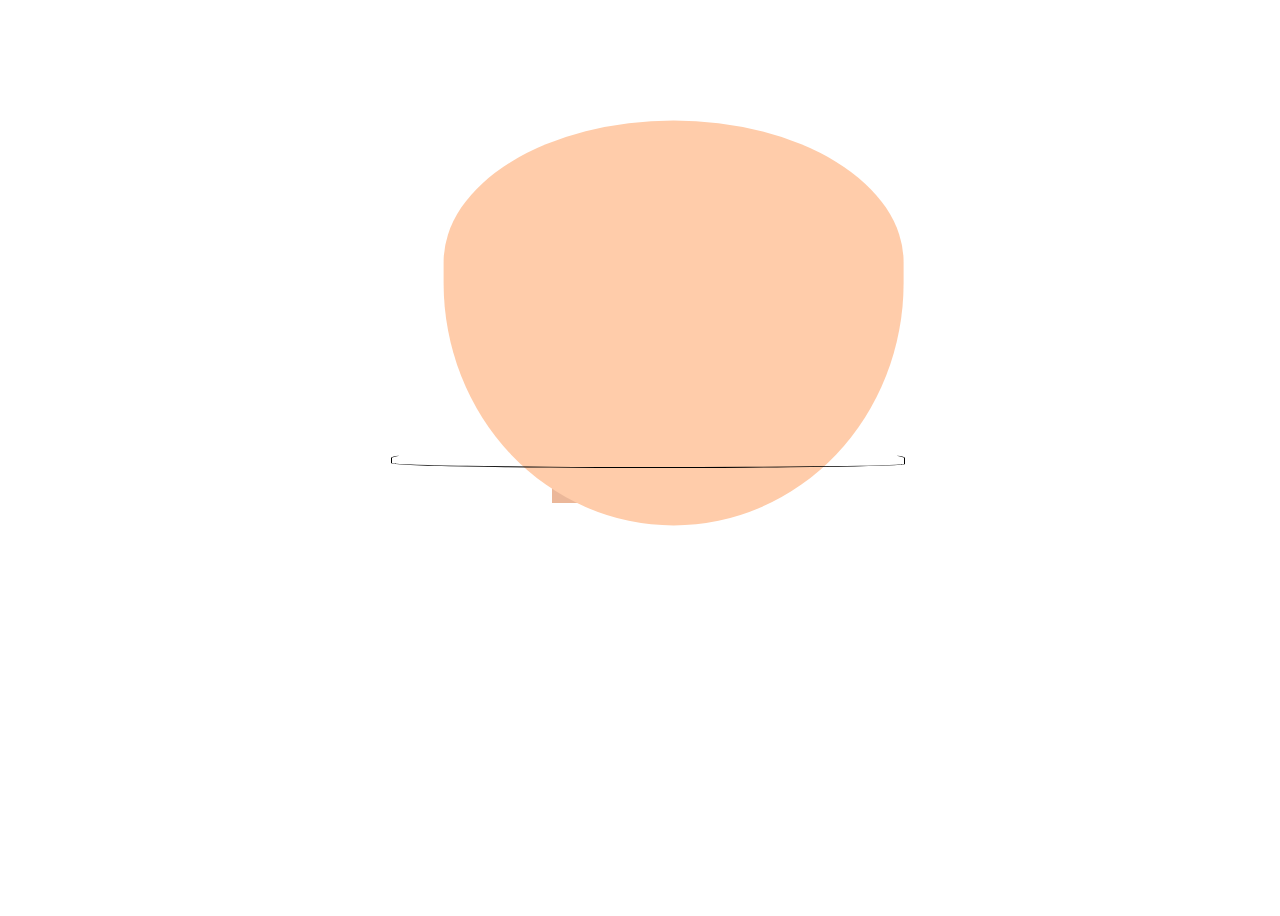
<file: index.html>
<!DOCTYPE html>
<html lang="en">
<head>
  <meta charset="UTF-8">
  <title>Personnage manga</title>
  <link rel="stylesheet" href="design.css">
</head>
<body>
<div class="cartoon">
  <div class="neck"></div>
  <div class="face"></div>
  <div class="mouth"></div>
</div>
</body>
</html>
</file>
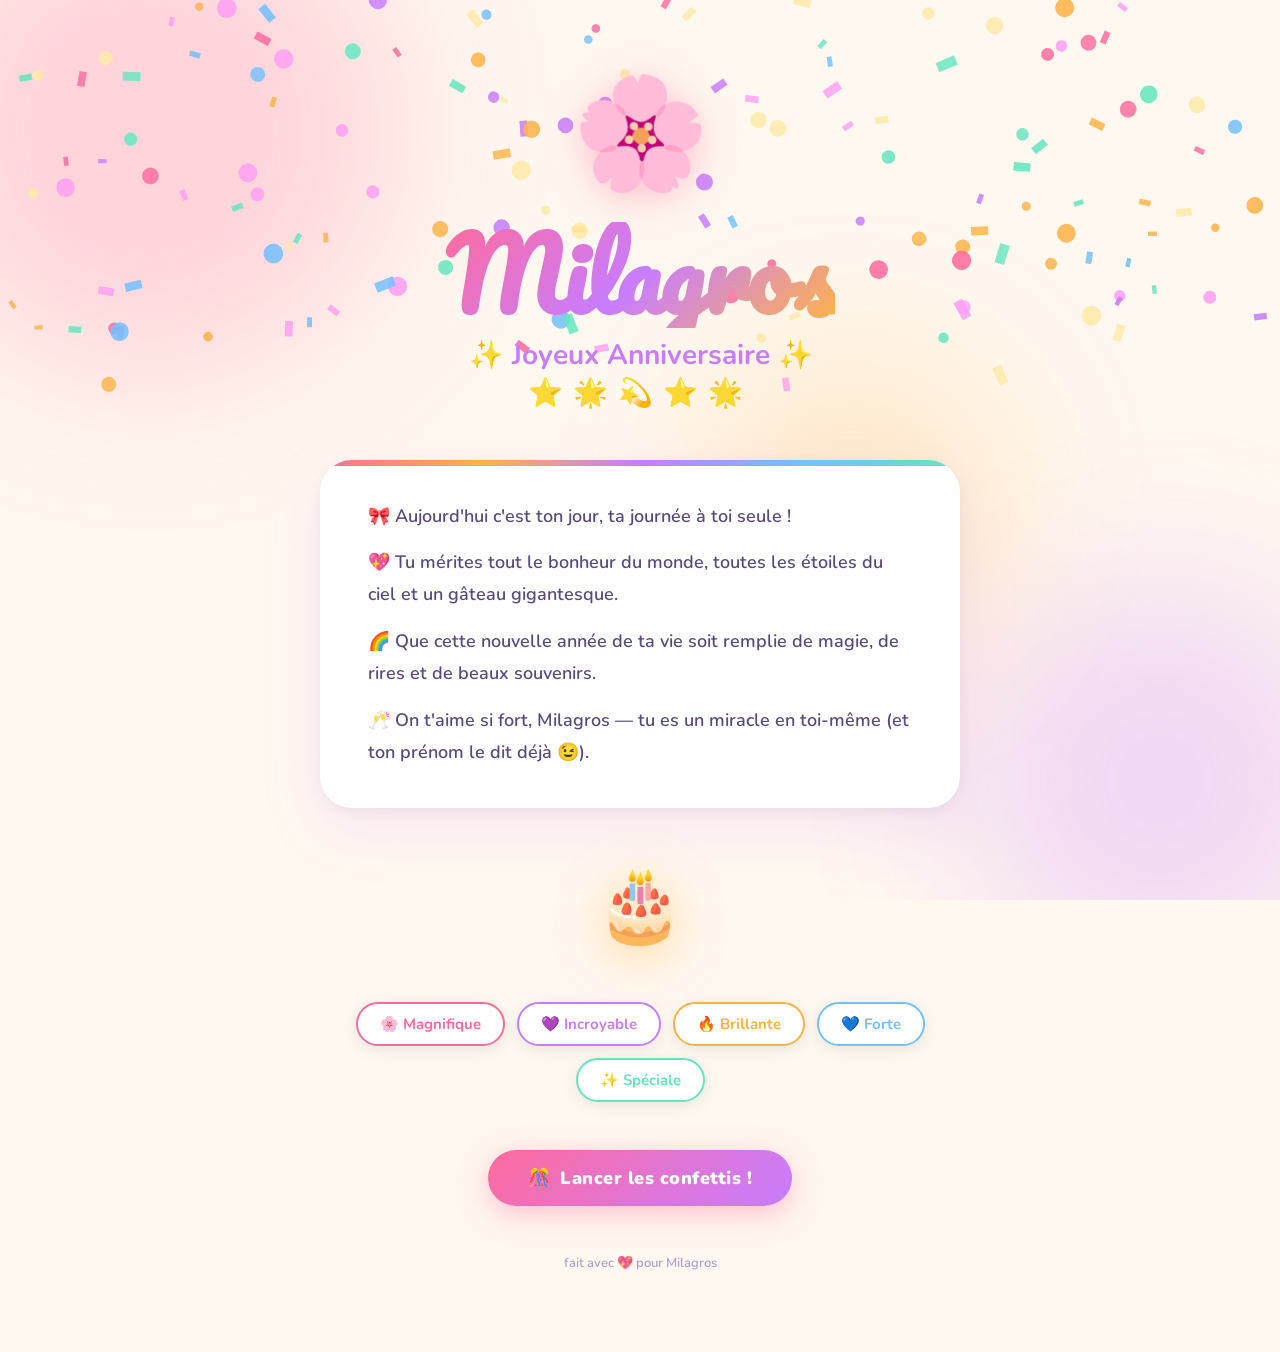
<file: mila.html>
<!DOCTYPE html>
<html lang="fr">
<head>
  <meta charset="UTF-8" />
  <meta name="viewport" content="width=device-width, initial-scale=1.0"/>
  <title>Joyeux Anniversaire Milagros 🎂</title>
  <link href="https://fonts.googleapis.com/css2?family=Pacifico&family=Nunito:wght@400;600;700;900&display=swap" rel="stylesheet"/>
  <style>
    :root {
      --rose:    #FF6B9D;
      --peach:   #FFB347;
      --lilac:   #C77DFF;
      --sky:     #74C0FC;
      --mint:    #63E6BE;
      --cream:   #FFF8F0;
      --dark:    #3A1F5D;
    }

    *, *::before, *::after { box-sizing: border-box; margin: 0; padding: 0; }

    body {
      font-family: 'Nunito', sans-serif;
      background: var(--cream);
      color: var(--dark);
      min-height: 100vh;
      overflow-x: hidden;
      cursor: url("data:image/svg+xml,%3Csvg xmlns='http://www.w3.org/2000/svg' width='24' height='24' viewBox='0 0 24 24'%3E%3Ctext y='20' font-size='18'%3E✨%3C/text%3E%3C/svg%3E"), auto;
    }

    /* ── Background blobs ── */
    .blobs {
      position: fixed; inset: 0; z-index: 0; pointer-events: none; overflow: hidden;
    }
    .blob {
      position: absolute; border-radius: 50%; filter: blur(80px); opacity: .25;
      animation: float 8s ease-in-out infinite;
    }
    .blob-1 { width: 500px; height: 500px; background: var(--rose);  top: -120px; left: -100px; animation-delay: 0s; }
    .blob-2 { width: 400px; height: 400px; background: var(--lilac); bottom: -80px; right: -80px; animation-delay: -3s; }
    .blob-3 { width: 300px; height: 300px; background: var(--peach); top: 40%; left: 55%; animation-delay: -5s; }

    @keyframes float {
      0%, 100% { transform: translateY(0) scale(1); }
      50%       { transform: translateY(-30px) scale(1.04); }
    }

    /* ── Confetti canvas ── */
    #confetti { position: fixed; inset: 0; z-index: 1; pointer-events: none; }

    /* ── Page layout ── */
    .page {
      position: relative; z-index: 2;
      display: flex; flex-direction: column; align-items: center;
      padding: 60px 20px 80px;
      gap: 48px;
    }

    /* ── Hero card ── */
    .hero {
      text-align: center;
      animation: popIn .8s cubic-bezier(.34,1.56,.64,1) both;
    }
    @keyframes popIn {
      from { opacity: 0; transform: scale(.6) translateY(40px); }
      to   { opacity: 1; transform: scale(1) translateY(0); }
    }

    .emoji-big {
      font-size: clamp(60px, 12vw, 110px);
      display: block;
      animation: spin 6s linear infinite;
      filter: drop-shadow(0 6px 20px rgba(255,107,157,.4));
    }
    @keyframes spin {
      0%   { transform: rotate(-6deg) scale(1); }
      50%  { transform: rotate(6deg)  scale(1.08); }
      100% { transform: rotate(-6deg) scale(1); }
    }

    .title {
      font-family: 'Pacifico', cursive;
      font-size: clamp(42px, 10vw, 96px);
      line-height: 1.1;
      background: linear-gradient(135deg, var(--rose) 0%, var(--lilac) 50%, var(--peach) 100%);
      -webkit-background-clip: text;
      -webkit-text-fill-color: transparent;
      background-clip: text;
      margin-top: 12px;
      letter-spacing: -1px;
      animation: popIn .9s .15s cubic-bezier(.34,1.56,.64,1) both;
    }

    .subtitle {
      font-size: clamp(18px, 4vw, 28px);
      font-weight: 700;
      color: var(--lilac);
      margin-top: 8px;
      animation: popIn 1s .3s cubic-bezier(.34,1.56,.64,1) both;
    }

    /* ── Stars row ── */
    .stars {
      font-size: 28px;
      letter-spacing: 10px;
      animation: popIn 1s .4s cubic-bezier(.34,1.56,.64,1) both;
    }

    /* ── Message card ── */
    .card {
      background: white;
      border-radius: 32px;
      padding: 40px 48px;
      max-width: 640px; width: 100%;
      box-shadow: 0 20px 60px rgba(199,125,255,.15), 0 4px 16px rgba(0,0,0,.06);
      animation: popIn 1s .5s cubic-bezier(.34,1.56,.64,1) both;
      position: relative;
      overflow: hidden;
    }
    .card::before {
      content: '';
      position: absolute; top: 0; left: 0; right: 0; height: 6px;
      background: linear-gradient(90deg, var(--rose), var(--peach), var(--lilac), var(--sky), var(--mint));
    }
    .card p {
      font-size: 18px; line-height: 1.8; color: #5a4a7a; font-weight: 600;
    }
    .card p + p { margin-top: 14px; }

    /* ── Cake section ── */
    .cake-wrap {
      display: flex; flex-direction: column; align-items: center; gap: 8px;
      animation: popIn 1s .65s cubic-bezier(.34,1.56,.64,1) both;
    }

    .cake {
      font-size: 72px;
      filter: drop-shadow(0 8px 24px rgba(255,179,71,.5));
      animation: bounce 1.2s ease-in-out infinite;
    }
    @keyframes bounce {
      0%, 100% { transform: translateY(0); }
      50%       { transform: translateY(-14px); }
    }

    /* ── Pill badges ── */
    .pills {
      display: flex; flex-wrap: wrap; justify-content: center; gap: 12px;
      max-width: 600px;
      animation: popIn 1s .8s cubic-bezier(.34,1.56,.64,1) both;
    }
    .pill {
      background: white;
      border-radius: 100px;
      padding: 10px 22px;
      font-size: 15px; font-weight: 700;
      box-shadow: 0 4px 16px rgba(0,0,0,.08);
      transition: transform .2s, box-shadow .2s;
      cursor: default;
    }
    .pill:hover { transform: translateY(-4px) scale(1.05); box-shadow: 0 8px 24px rgba(0,0,0,.12); }
    .pill-1 { color: var(--rose);  border: 2.5px solid var(--rose); }
    .pill-2 { color: var(--lilac); border: 2.5px solid var(--lilac); }
    .pill-3 { color: var(--peach); border: 2.5px solid var(--peach); }
    .pill-4 { color: var(--sky);   border: 2.5px solid var(--sky); }
    .pill-5 { color: var(--mint);  border: 2.5px solid var(--mint); }

    /* ── Button ── */
    .btn-wrap {
      animation: popIn 1s .95s cubic-bezier(.34,1.56,.64,1) both;
    }
    .btn {
      display: inline-flex; align-items: center; gap: 10px;
      background: linear-gradient(135deg, var(--rose), var(--lilac));
      color: white; font-family: 'Nunito', sans-serif; font-size: 18px; font-weight: 900;
      padding: 16px 40px; border-radius: 100px; border: none; cursor: pointer;
      box-shadow: 0 8px 30px rgba(255,107,157,.4);
      transition: transform .2s, box-shadow .2s;
      letter-spacing: .5px;
    }
    .btn:hover { transform: translateY(-4px) scale(1.04); box-shadow: 0 14px 40px rgba(255,107,157,.5); }
    .btn:active { transform: scale(.97); }

    /* ── Floating emojis ── */
    .floaties { position: fixed; inset: 0; z-index: 0; pointer-events: none; }
    .floatie {
      position: absolute; font-size: 28px;
      animation: rise linear infinite;
      opacity: 0;
    }
    @keyframes rise {
      0%   { transform: translateY(100vh) rotate(0deg);   opacity: 0; }
      10%  { opacity: .8; }
      90%  { opacity: .6; }
      100% { transform: translateY(-120px) rotate(360deg); opacity: 0; }
    }

    /* ── Footer ── */
    .footer {
      font-size: 13px; color: #b0a0c8; font-weight: 600;
      animation: popIn 1s 1.1s cubic-bezier(.34,1.56,.64,1) both;
    }
  </style>
</head>
<body>

  <div class="blobs">
    <div class="blob blob-1"></div>
    <div class="blob blob-2"></div>
    <div class="blob blob-3"></div>
  </div>

  <div class="floaties" id="floaties"></div>
  <canvas id="confetti"></canvas>

  <main class="page">

    <div class="hero">
      <span class="emoji-big">🌸</span>
      <h1 class="title">Milagros</h1>
      <p class="subtitle">✨ Joyeux Anniversaire ✨</p>
      <div class="stars">⭐🌟💫⭐🌟</div>
    </div>

    <div class="card">
      <p>🎀 Aujourd'hui c'est ton jour, ta journée à toi seule !</p>
      <p>💖 Tu mérites tout le bonheur du monde, toutes les étoiles du ciel et un gâteau gigantesque.</p>
      <p>🌈 Que cette nouvelle année de ta vie soit remplie de magie, de rires et de beaux souvenirs.</p>
      <p>🥂 On t'aime si fort, Milagros — tu es un miracle en toi-même (et ton prénom le dit déjà 😉).</p>
    </div>

    <div class="cake-wrap">
      <div class="cake">🎂</div>
    </div>

    <div class="pills">
      <span class="pill pill-1">🌸 Magnifique</span>
      <span class="pill pill-2">💜 Incroyable</span>
      <span class="pill pill-3">🔥 Brillante</span>
      <span class="pill pill-4">💙 Forte</span>
      <span class="pill pill-5">✨ Spéciale</span>
    </div>

    <div class="btn-wrap">
      <button class="btn" id="cta">
        <span>🎊</span> Lancer les confettis !
      </button>
    </div>

    <p class="footer">fait avec 💖 pour Milagros</p>

  </main>

  <script>
    /* ── Floating emojis ── */
    const emojis = ['🌸','💖','✨','🎀','💫','🌈','🎉','🦋','🌺','💕'];
    const floatiesEl = document.getElementById('floaties');
    emojis.forEach((em, i) => {
      const el = document.createElement('span');
      el.className = 'floatie';
      el.textContent = em;
      el.style.left = (5 + (i * 9.5)) + '%';
      el.style.animationDuration = (9 + Math.random() * 8) + 's';
      el.style.animationDelay = (Math.random() * 12) + 's';
      el.style.fontSize = (20 + Math.random() * 20) + 'px';
      floatiesEl.appendChild(el);
    });

    /* ── Confetti ── */
    const canvas = document.getElementById('confetti');
    const ctx = canvas.getContext('2d');
    let pieces = [];
    let running = false;

    function resize() {
      canvas.width  = window.innerWidth;
      canvas.height = window.innerHeight;
    }
    resize();
    window.addEventListener('resize', resize);

    const colors = ['#FF6B9D','#FFB347','#C77DFF','#74C0FC','#63E6BE','#FF9FF3','#FFEAA7'];

    function spawnBurst() {
      for (let i = 0; i < 160; i++) {
        pieces.push({
          x: Math.random() * canvas.width,
          y: Math.random() * canvas.height * .4,
          r: 4 + Math.random() * 6,
          color: colors[Math.floor(Math.random() * colors.length)],
          vx: (Math.random() - .5) * 5,
          vy: -4 + Math.random() * 2,
          gravity: .12 + Math.random() * .06,
          rot: Math.random() * 360,
          rotV: (Math.random() - .5) * 8,
          shape: Math.random() > .5 ? 'rect' : 'circle',
          alpha: 1,
          life: 180 + Math.floor(Math.random() * 120),
          age: 0
        });
      }
    }

    function drawPiece(p) {
      ctx.save();
      ctx.globalAlpha = p.alpha;
      ctx.fillStyle = p.color;
      ctx.translate(p.x, p.y);
      ctx.rotate(p.rot * Math.PI / 180);
      if (p.shape === 'rect') {
        ctx.fillRect(-p.r, -p.r / 2, p.r * 2, p.r);
      } else {
        ctx.beginPath();
        ctx.arc(0, 0, p.r, 0, Math.PI * 2);
        ctx.fill();
      }
      ctx.restore();
    }

    function tick() {
      if (!running && pieces.length === 0) return;
      ctx.clearRect(0, 0, canvas.width, canvas.height);
      pieces = pieces.filter(p => p.age < p.life);
      pieces.forEach(p => {
        p.age++;
        p.vy += p.gravity;
        p.x  += p.vx;
        p.y  += p.vy;
        p.rot += p.rotV;
        p.alpha = Math.max(0, 1 - p.age / p.life);
        drawPiece(p);
      });
      requestAnimationFrame(tick);
    }

    document.getElementById('cta').addEventListener('click', () => {
      if (pieces.length === 0) tick();
      spawnBurst();
    });

    /* auto-burst on load */
    setTimeout(() => {
      spawnBurst();
      tick();
    }, 800);
  </script>
</body>
</html>
</file>
<file: design.css>
.cartoon {
  --skin: #fca;
  position: relative;
  width: 100vw;
  height: 100vh;
}
.face {
  position: absolute;
  width: 36%;
  height: 45%;
  background: var(--skin); 
  border-radius: 100% 100%/ 70% 70% 120% 120%;
  top: 35%;
  left: 52%;
  transform: translate(-50%,-50%);
}
.neck {
  position: absolute;
  width: 15%;
  height: 5%;
  background: var(--skin);
  top: 50%;
  left: 50%;
  transform: translate(-50%,0%);
  box-shadow: inset 0 25.5vmin 0 -15vmin rgba(60,0,0,.1);
}
.mouth {
  position: absolute;
  width: 40%;
  height: 2%;
  border: 0.125vmin solid;  
  border-top-color: transparent;
  border-radius: 100%/100% 100% 40% 50%;
  top: 50%;
  left: 50%;
  transform: translate(-50%, -50%);
}
</file>
